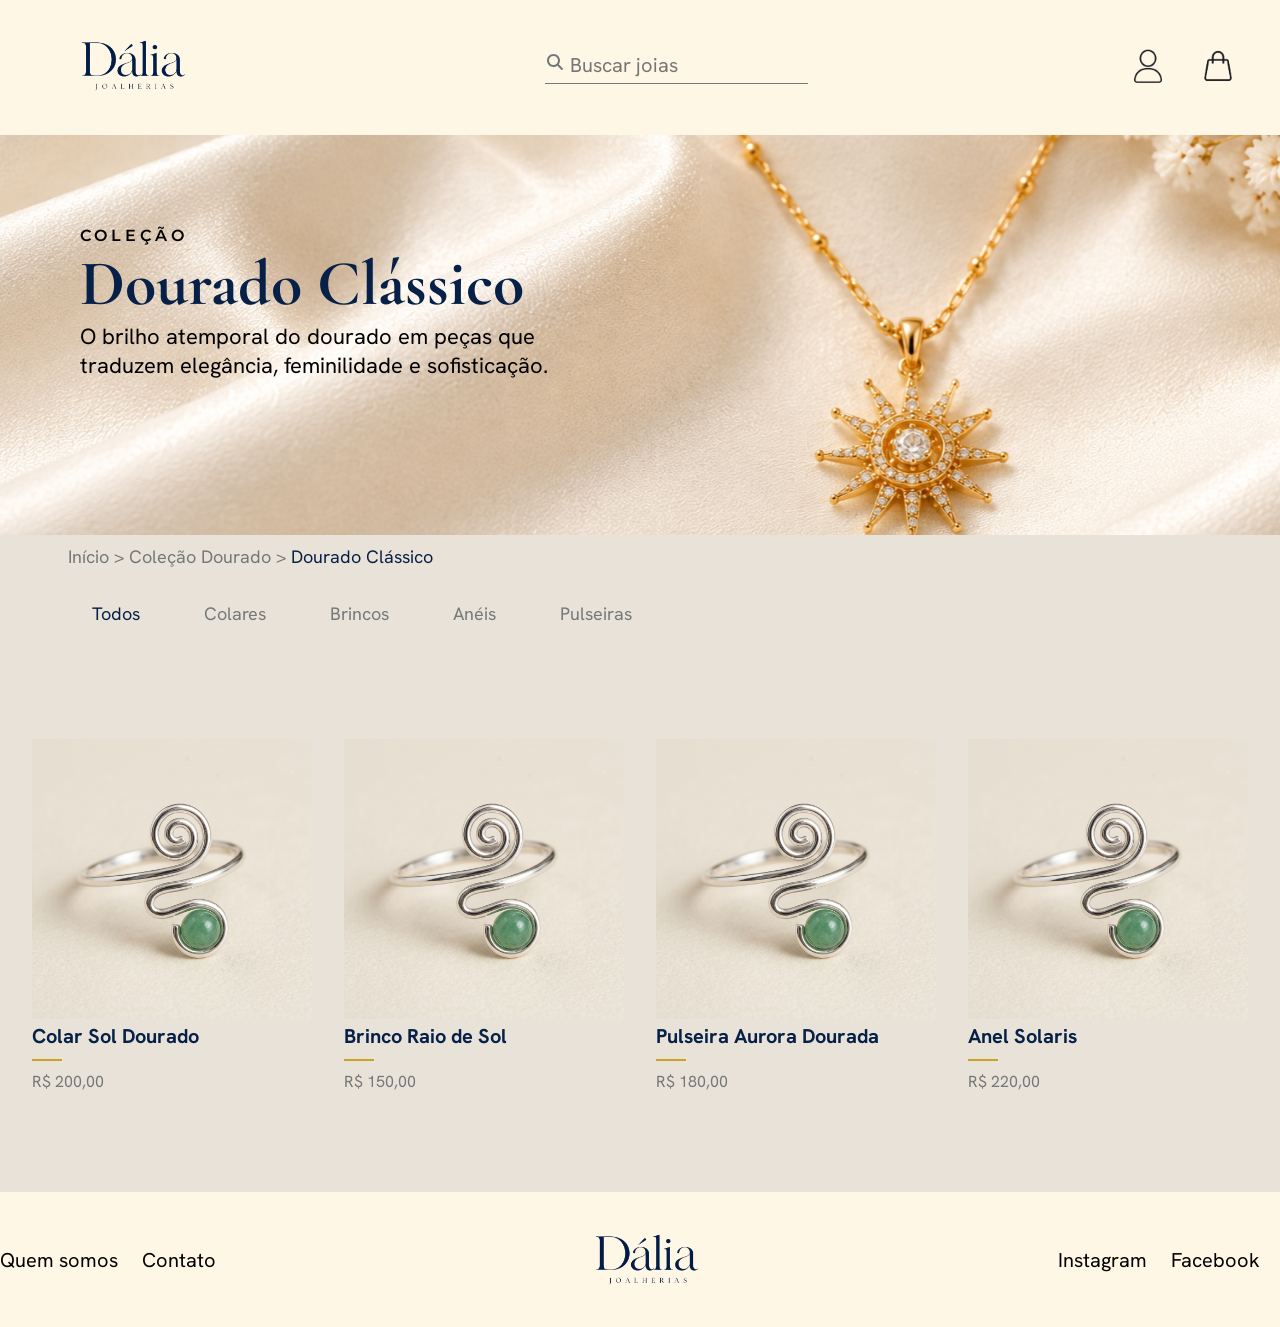
<file: coleção dourado/index.html>
<!DOCTYPE html>
<html lang="pt-br">

<head>
    <meta charset="UTF-8">
    <meta name="viewport" content="width=device-width, initial-scale=1.0">
    <title>DALIA |COLEÇÃO DOURADO</title>
    <link rel="stylesheet" href="style.css">
    <link rel="preconnect" href="https://fonts.googleapis.com">
    <link rel="preconnect" href="https://fonts.gstatic.com" crossorigin>
    <link
        href="https://fonts.googleapis.com/css2?family=Hanken+Grotesk:ital,wght@0,100..900;1,100..900&family=Judson:ital,wght@0,400;0,700;1,400&family=Montserrat:ital,wght@0,100..900;1,100..900&display=swap"
        rel="stylesheet">
    <link href="https://fonts.googleapis.com/css2?family=Cormorant+Garamond:wght@400;500;600&display=swap"
        rel="stylesheet">
</head>

<body>
    <header>
        <div class="header_container">

            <div class="img">
                <img src="./imagens/logo_dalia.png" alt="logo dalia" class="logo">
            </div>


            <div class="box_busca">
                <svg xmlns="http://www.w3.org/2000/svg"
                    viewBox="0 0 640 640"><!--!Font Awesome Free 7.3.1 by @fontawesome - https://fontawesome.com License - https://fontawesome.com/license/free Copyright 2026 Fonticons, Inc.-->
                    <path
                        d="M480 272C480 317.9 465.1 360.3 440 394.7L566.6 521.4C579.1 533.9 579.1 554.2 566.6 566.7C554.1 579.2 533.8 579.2 521.3 566.7L394.7 440C360.3 465.1 317.9 480 272 480C157.1 480 64 386.9 64 272C64 157.1 157.1 64 272 64C386.9 64 480 157.1 480 272zM272 416C351.5 416 416 351.5 416 272C416 192.5 351.5 128 272 128C192.5 128 128 192.5 128 272C128 351.5 192.5 416 272 416z" />
                </svg>
                <input type="text" placeholder="Buscar joias">
            </div>



            <nav class="header_txt2">
                <button><img src="./icones/perfil.png" alt="usuario"></button>
                <button><img src="./icones/sacola.png" alt="sacola"></button>
            </nav>

        </div>
    </header>

    <div class="banner">
        <img src="./imagens/colar-dourado.svg" alt="COLEÇÃO DOURADO CLÁSSICO">
        <div class="container_banner">
            <div class="txt_banner">
                <span>coleção</span>
                <h1>Dourado Clássico</h1>
                <p>O brilho atemporal do dourado em peças que traduzem elegância, feminilidade e sofisticação.</p>
            </div>
        </div>
    </div>




    <!----------------produtos------------------- -->


    <main>

        <div class="sessoes">

            <nav class="voltar_sessao">
                <a href="../home/index.html">Início > </a>
                <a href="#">Coleção Dourado > </a>
                <a href="#" class="link_atual">Dourado Clássico</a>
            </nav>

        </div>



        <nav class="abas">
            <a href="" class="atual">Todos</a>
            <a href="">Colares</a>
            <a href="">Brincos</a>
            <a href="">Anéis</a>
            <a href="">Pulseiras</a>
        </nav>




        <section class="produtos">

            <article class="produto">
                <img src="./imagens/anel.jpg" alt="">
                <h3>Colar Sol Dourado</h3>
                <hr>
                <p>R$ 200,00</p>
            </article>

            <article class="produto">
                <img src="./imagens/anel.jpg" alt="">
                <h3>Brinco Raio de Sol</h3>
                <hr>
                <p>R$ 150,00</p>
            </article>

            <article class="produto">
                <img src="./imagens/anel.jpg" alt="">
                <h3>Pulseira Aurora Dourada</h3>
                <hr>
                <p>R$ 180,00</p>
            </article>

            <article class="produto">
                <img src="./imagens/anel.jpg" alt="">
                <h3>Anel Solaris </h3>
                <hr>
                <p>R$ 220,00</p>
            </article>


        </section>
    </main>






    <footer>

        <div class="footer_container">


            <nav class="footer_nav">
                <a href="">Quem somos</a>
                <a href="">Contato</a>
            </nav>


            <img src="./imagens/logo_dalia.png" alt="logo" class="logo">

            <nav class="footer_nav">
                <a href="">Instagram</a>
                <a href="">Facebook</a>

            </nav>


        </div>





    </footer>



</body>

</html>
</file>
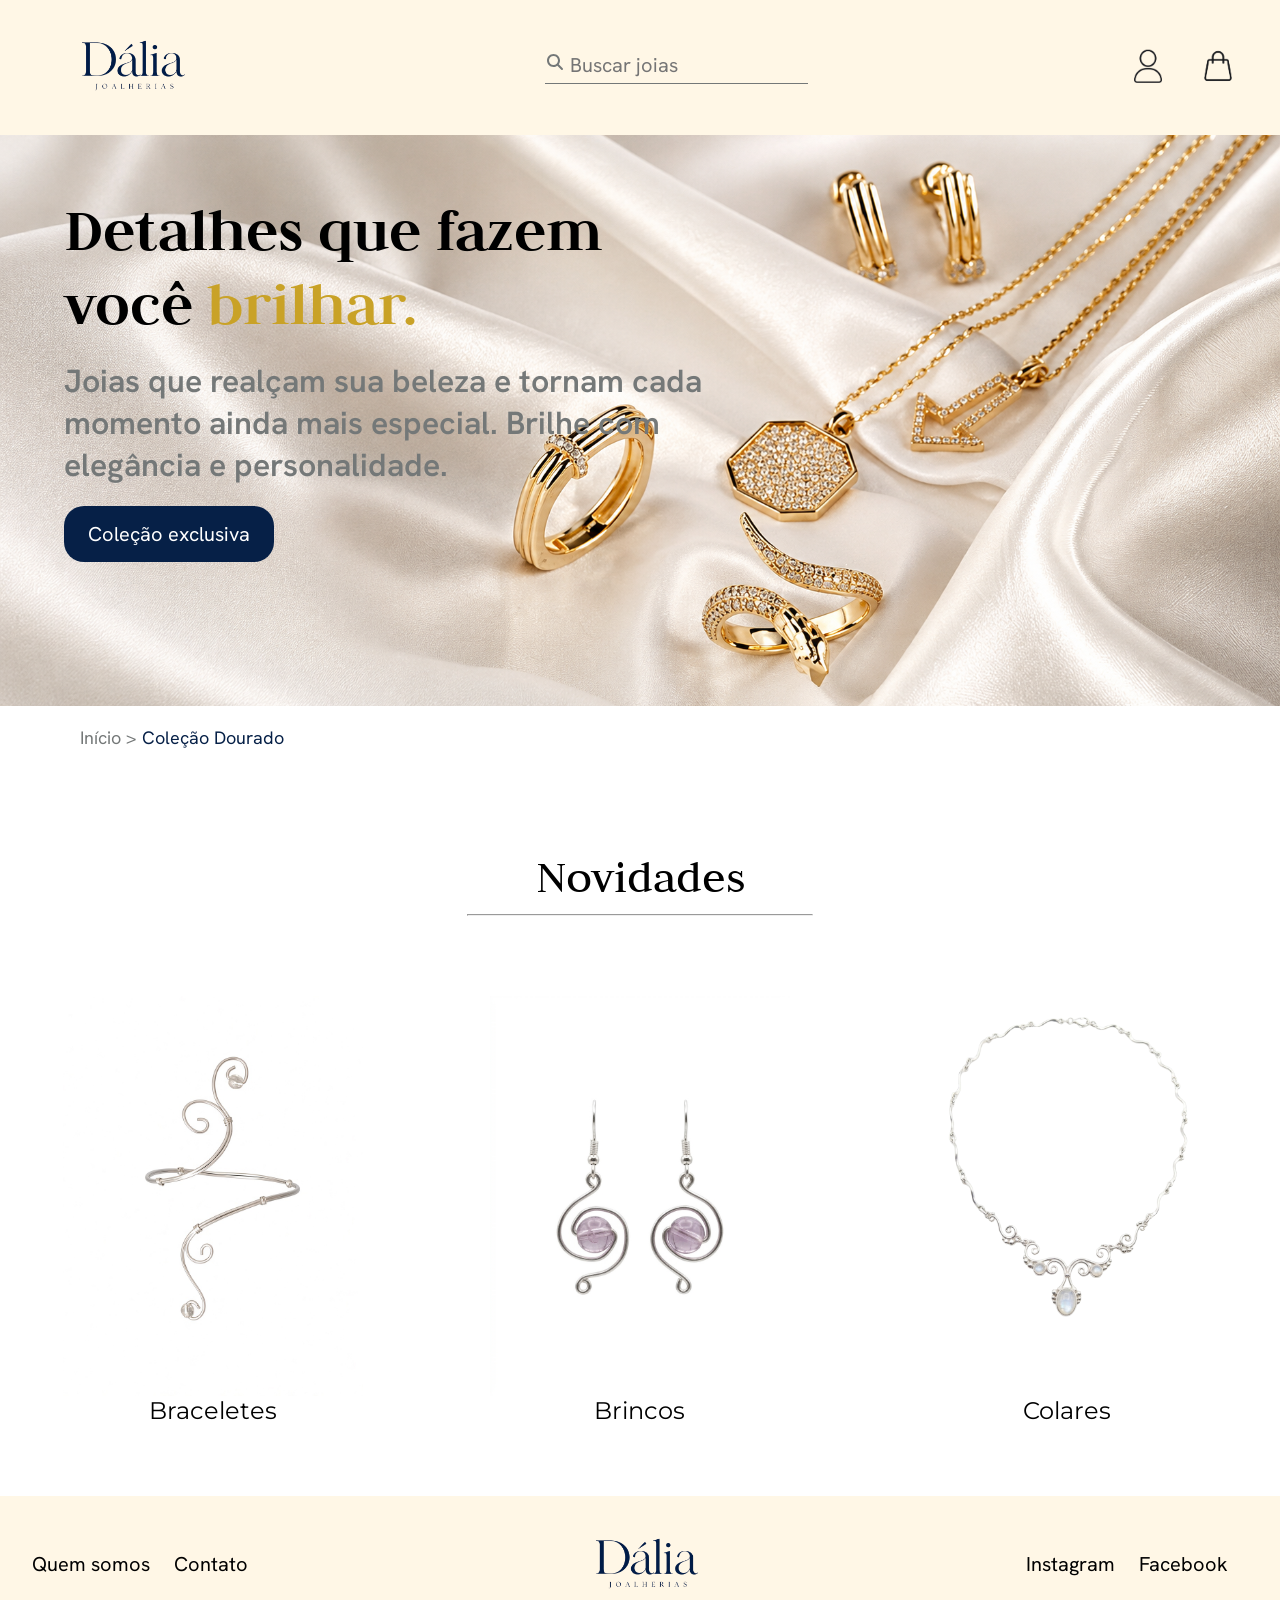
<file: home/index.html>
<!DOCTYPE html>
<html lang="pt-br">

<head>
    <meta name="viewport" content="width=device-width, initial-scale=1.0">
    <meta charset="UTF-8">
    <title>DÁLIA|HOME</title>
    <link rel="stylesheet" href="style.css">

    <!-- ---------------------fontes-------------- -->
    <link rel="preconnect" href="https://fonts.googleapis.com">
    <link rel="preconnect" href="https://fonts.gstatic.com" crossorigin>
    <link
        href="https://fonts.googleapis.com/css2?family=Hanken+Grotesk:ital,wght@0,100..900;1,100..900&family=Judson:ital,wght@0,400;0,700;1,400&family=Montserrat:ital,wght@0,100..900;1,100..900&display=swap"
        rel="stylesheet">
</head>

<body>

     <header>
        <div class="header_container">

            <div class="img">
                <img src="./imagens/logo_dalia.png" alt="logo dalia" class="logo">
            </div>


            <div class="box_busca">
                <svg xmlns="http://www.w3.org/2000/svg"
                    viewBox="0 0 640 640"><!--!Font Awesome Free 7.3.1 by @fontawesome - https://fontawesome.com License - https://fontawesome.com/license/free Copyright 2026 Fonticons, Inc.-->
                    <path
                        d="M480 272C480 317.9 465.1 360.3 440 394.7L566.6 521.4C579.1 533.9 579.1 554.2 566.6 566.7C554.1 579.2 533.8 579.2 521.3 566.7L394.7 440C360.3 465.1 317.9 480 272 480C157.1 480 64 386.9 64 272C64 157.1 157.1 64 272 64C386.9 64 480 157.1 480 272zM272 416C351.5 416 416 351.5 416 272C416 192.5 351.5 128 272 128C192.5 128 128 192.5 128 272C128 351.5 192.5 416 272 416z" />
                </svg>
                <input type="text" placeholder="Buscar joias">
            </div>



            <nav class="header_txt2">
                <button><img src="./icones/perfil.png" alt="usuario"></button>
                <button><img src="./icones/sacola.png" alt="sacola"></button>
            </nav>

        </div>
    </header>


    <main>

        <section class="banner">

            <img src="./imagens/banner.svg" alt="Joias douradas da Dália em destaque">


            <div class="texto_banner">

                <h1>Detalhes que fazem você <span class="destaque">brilhar.</span></h1>

                <p>Joias que realçam sua beleza e tornam cada momento ainda mais especial. Brilhe com
                    elegância e personalidade.</p>

                <a href="../coleção dourado/index.html" class="botao_colecao">Coleção exclusiva</a>
            </div>
        </section>


        <div class="sessoes">
            <nav class="voltar_sessao">
                <a href="index.html">Início ></a>
                <a href="../coleção dourado/index.html" class="link_atual">Coleção Dourado</a>
            </nav>
        </div>


        <section class="novidades">

            <div class="container_txtnovidades">
                <h2>Novidades</h2>
                <hr>
            </div>

            <!-- ------------------produtos----------------------- -->


            <div class="container_produtos">


                <div class="produtos">
                    <a href="#"><img src="./imagens/bracelete.jpg" alt="bracelete"></a>
                    <span>Braceletes</span>
                </div>


                <div class="produtos">
                    <a href="#"><img src="./imagens/brinco.jpg" alt="brinco"></a>
                    <span>Brincos</span>
                </div>



                <div class="produtos">
                    <a href="#"><img src="./imagens/colar3.png" alt="colar"></a>
                    <span>Colares</span>
                </div>


            </div>

        </section>

    </main>


    <!-- ------------------------footer------------------ -->



    <footer>

        <div class="footer_container">


            <nav class="footer_nav">
                <a href="#">Quem somos</a>
                <a href="#">Contato</a>
            </nav>


            <img src="./imagens/logo_dalia.png" alt="logo" class="logo">


            <nav class="footer_nav">
                <a href="#">Instagram</a>
                <a href="#">Facebook</a>

            </nav>


        </div>

    </footer>

</body>

</html>
</file>
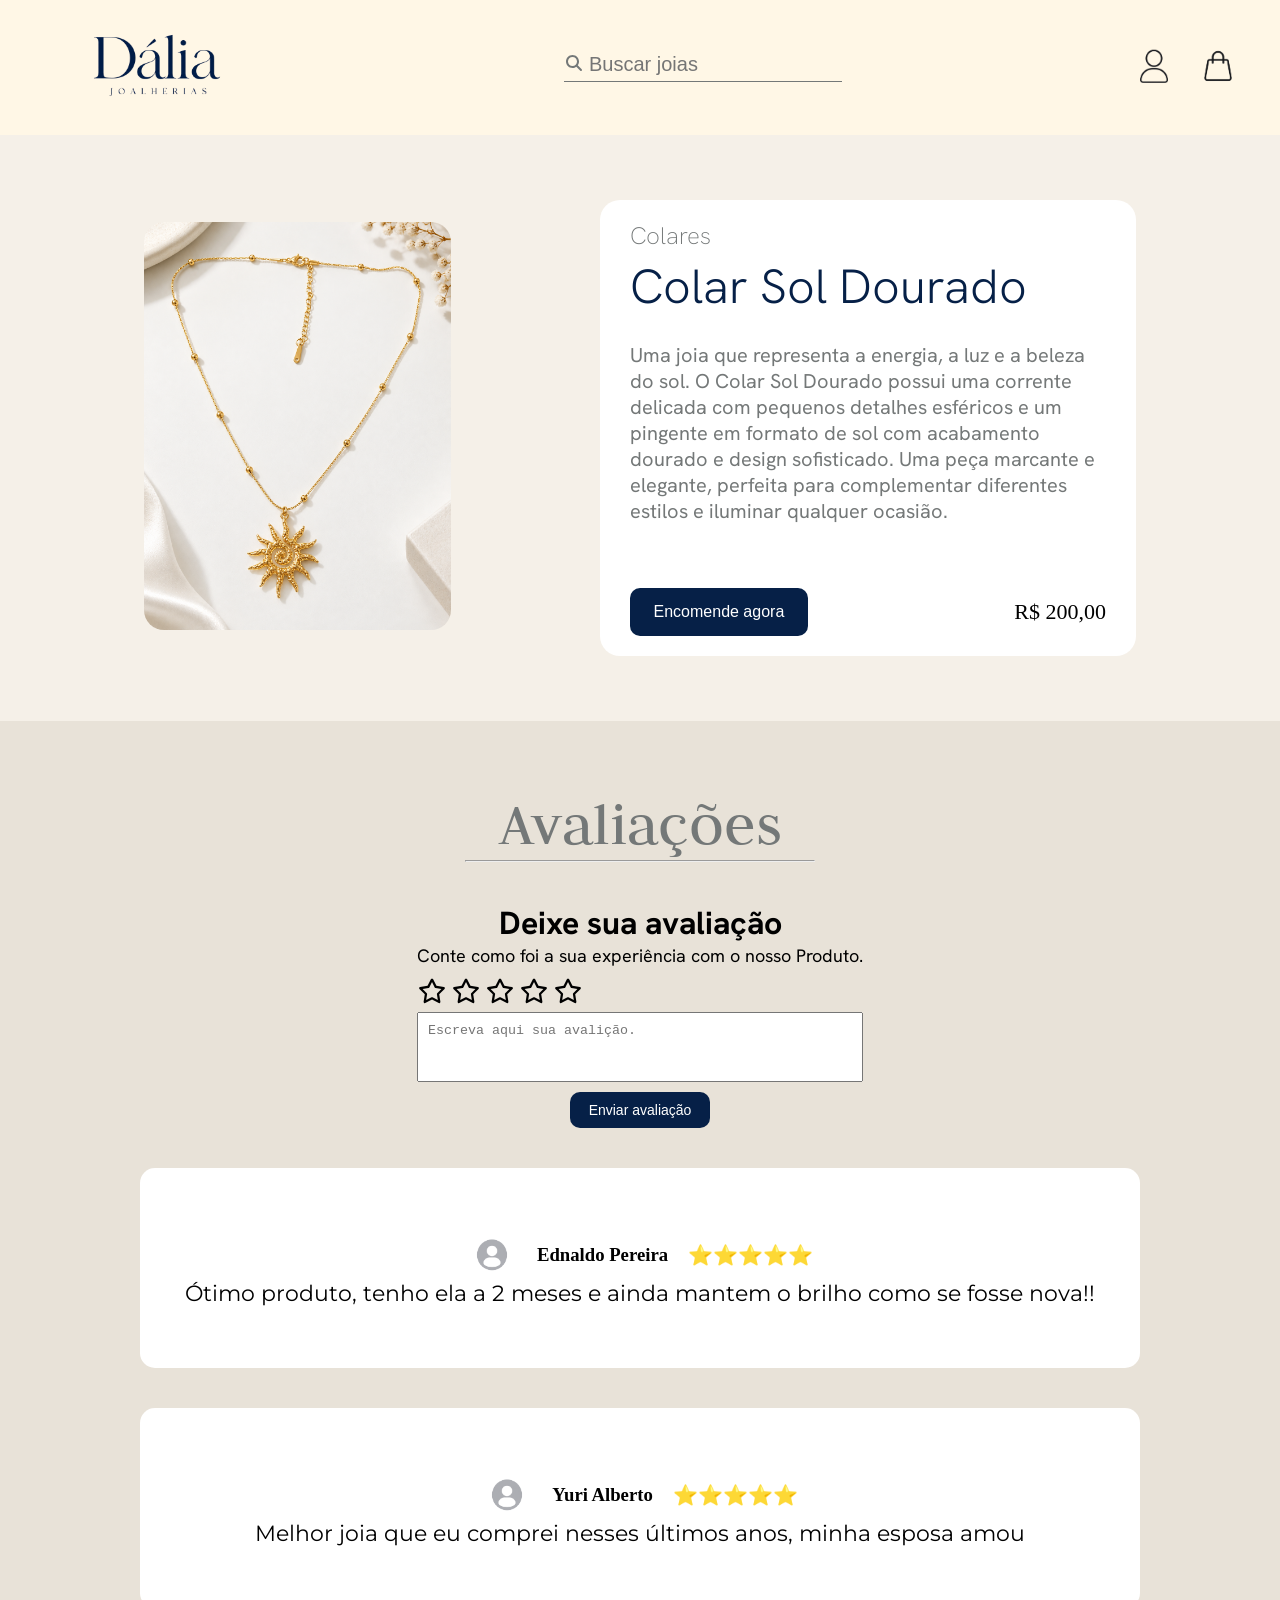
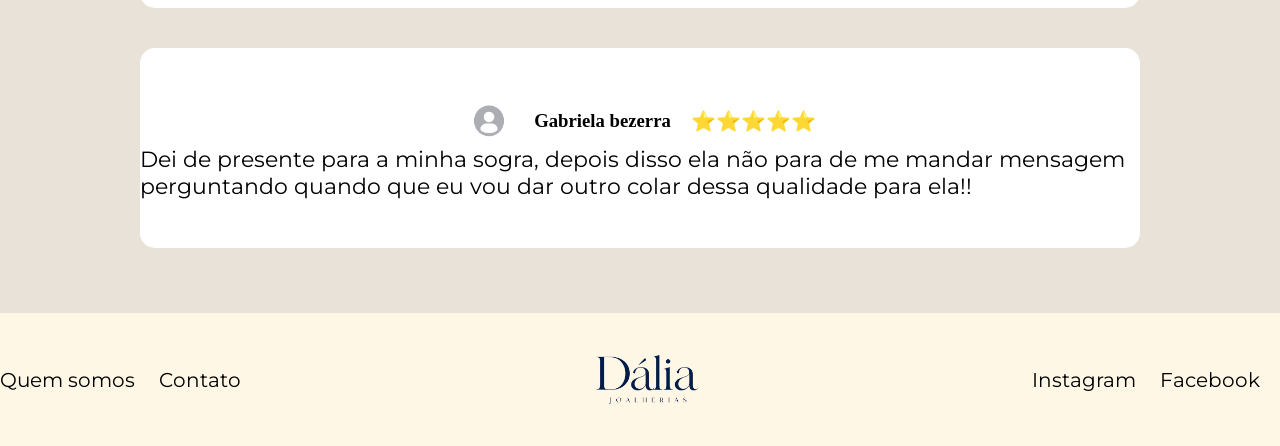
<file: produtos/index.html>
<!DOCTYPE html>
<html lang="pt-br">

<head>
    <meta charset="UTF-8">
    <meta name="viewport" content="width=device-width, initial-scale=1.0">
    <title>DÁLIA| PRODUTO </title>
    <link rel="stylesheet" href="style.css">
    <link rel="preconnect" href="https://fonts.googleapis.com">
    <link rel="preconnect" href="https://fonts.gstatic.com" crossorigin>
    <link
        href="https://fonts.googleapis.com/css2?family=Hanken+Grotesk:ital,wght@0,100..900;1,100..900&family=Judson:ital,wght@0,400;0,700;1,400&family=Montserrat:ital,wght@0,100..900;1,100..900&display=swap"
        rel="stylesheet">
</head>

<body>



    <header>

        <div class="header_container">

            <div class="img">
                <img src="./imagens/logo_dalia.png" alt="logo dalia" class="logo">
            </div>


            <div class="box_busca">
                <svg xmlns="http://www.w3.org/2000/svg"
                    viewBox="0 0 640 640"><!--!Font Awesome Free 7.3.1 by @fontawesome - https://fontawesome.com License - https://fontawesome.com/license/free Copyright 2026 Fonticons, Inc.-->
                    <path
                        d="M480 272C480 317.9 465.1 360.3 440 394.7L566.6 521.4C579.1 533.9 579.1 554.2 566.6 566.7C554.1 579.2 533.8 579.2 521.3 566.7L394.7 440C360.3 465.1 317.9 480 272 480C157.1 480 64 386.9 64 272C64 157.1 157.1 64 272 64C386.9 64 480 157.1 480 272zM272 416C351.5 416 416 351.5 416 272C416 192.5 351.5 128 272 128C192.5 128 128 192.5 128 272C128 351.5 192.5 416 272 416z" />
                </svg>
                <input type="text" placeholder="Buscar joias">
            </div>



            <nav class="header_txt2">
                <button><img src="./icones/perfil.png" alt="usuario"></button>
                <button><img src="./icones/sacola.png" alt="sacola"></button>
            </nav>

        </div>

    </header>

    <main>

        <section class="secao_produto">

            <div class="container_produto header_container">

                <div class="produto_imagem">
                    <img src="./imagens/colar.png" alt="produtos">
                </div>




                <div class="txt_produtos">

                    <span class="categorias">Colares</span>
                    <h1>Colar Sol Dourado</h1>

                    <p>Uma joia que representa a energia, a luz e a beleza do sol. O Colar Sol Dourado possui uma
                        corrente delicada com pequenos detalhes esféricos e um pingente em formato de sol com acabamento
                        dourado e design sofisticado. Uma peça marcante e elegante, perfeita para complementar
                        diferentes estilos e iluminar qualquer ocasião.</p>


                    <div class="encomendas">
                        <button>Encomende agora</button>
                        <span>R$ 200,00</span>
                    </div>


                </div>
            </div>

        </section>


        <section class="avaliacoes">

            <div class="avaliacao">

                <div class="container_avaliacoes">

                    <h2>Avaliações</h2>
                    <hr>

                </div>

                <!-- ------------------------AVALIAR----------------- -->

                <div class="avaliar">

                    <div class="container_avaliar">

                        <h3>Deixe sua avaliação</h3>
                        <p>Conte como foi a sua experiência com o nosso Produto.</p>

                        <div class="avaliar_estrelas">
                            <button>
                                <svg xmlns="http://www.w3.org/2000/svg"
                                    viewBox="0 0 640 640"><!--!Font Awesome Free v7.3.1 by @fontawesome - https://fontawesome.com License - https://fontawesome.com/license/free Copyright 2026 Fonticons, Inc.-->
                                    <path
                                        d="M320.1 32C329.1 32 337.4 37.1 341.5 45.1L415 189.3L574.9 214.7C583.8 216.1 591.2 222.4 594 231C596.8 239.6 594.5 249 588.2 255.4L473.7 369.9L499 529.8C500.4 538.7 496.7 547.7 489.4 553C482.1 558.3 472.4 559.1 464.4 555L320.1 481.6L175.8 555C167.8 559.1 158.1 558.3 150.8 553C143.5 547.7 139.8 538.8 141.2 529.8L166.4 369.9L52 255.4C45.6 249 43.4 239.6 46.2 231C49 222.4 56.3 216.1 65.3 214.7L225.2 189.3L298.8 45.1C302.9 37.1 311.2 32 320.2 32zM320.1 108.8L262.3 222C258.8 228.8 252.3 233.6 244.7 234.8L119.2 254.8L209 344.7C214.4 350.1 216.9 357.8 215.7 365.4L195.9 490.9L309.2 433.3C316 429.8 324.1 429.8 331 433.3L444.3 490.9L424.5 365.4C423.3 357.8 425.8 350.1 431.2 344.7L521 254.8L395.5 234.8C387.9 233.6 381.4 228.8 377.9 222L320.1 108.8z" />
                                </svg></button>
                            <button>
                                <svg xmlns="http://www.w3.org/2000/svg"
                                    viewBox="0 0 640 640"><!--!Font Awesome Free v7.3.1 by @fontawesome - https://fontawesome.com License - https://fontawesome.com/license/free Copyright 2026 Fonticons, Inc.-->
                                    <path
                                        d="M320.1 32C329.1 32 337.4 37.1 341.5 45.1L415 189.3L574.9 214.7C583.8 216.1 591.2 222.4 594 231C596.8 239.6 594.5 249 588.2 255.4L473.7 369.9L499 529.8C500.4 538.7 496.7 547.7 489.4 553C482.1 558.3 472.4 559.1 464.4 555L320.1 481.6L175.8 555C167.8 559.1 158.1 558.3 150.8 553C143.5 547.7 139.8 538.8 141.2 529.8L166.4 369.9L52 255.4C45.6 249 43.4 239.6 46.2 231C49 222.4 56.3 216.1 65.3 214.7L225.2 189.3L298.8 45.1C302.9 37.1 311.2 32 320.2 32zM320.1 108.8L262.3 222C258.8 228.8 252.3 233.6 244.7 234.8L119.2 254.8L209 344.7C214.4 350.1 216.9 357.8 215.7 365.4L195.9 490.9L309.2 433.3C316 429.8 324.1 429.8 331 433.3L444.3 490.9L424.5 365.4C423.3 357.8 425.8 350.1 431.2 344.7L521 254.8L395.5 234.8C387.9 233.6 381.4 228.8 377.9 222L320.1 108.8z" />
                                </svg></button>
                            <button>
                                <svg xmlns="http://www.w3.org/2000/svg"
                                    viewBox="0 0 640 640"><!--!Font Awesome Free v7.3.1 by @fontawesome - https://fontawesome.com License - https://fontawesome.com/license/free Copyright 2026 Fonticons, Inc.-->
                                    <path
                                        d="M320.1 32C329.1 32 337.4 37.1 341.5 45.1L415 189.3L574.9 214.7C583.8 216.1 591.2 222.4 594 231C596.8 239.6 594.5 249 588.2 255.4L473.7 369.9L499 529.8C500.4 538.7 496.7 547.7 489.4 553C482.1 558.3 472.4 559.1 464.4 555L320.1 481.6L175.8 555C167.8 559.1 158.1 558.3 150.8 553C143.5 547.7 139.8 538.8 141.2 529.8L166.4 369.9L52 255.4C45.6 249 43.4 239.6 46.2 231C49 222.4 56.3 216.1 65.3 214.7L225.2 189.3L298.8 45.1C302.9 37.1 311.2 32 320.2 32zM320.1 108.8L262.3 222C258.8 228.8 252.3 233.6 244.7 234.8L119.2 254.8L209 344.7C214.4 350.1 216.9 357.8 215.7 365.4L195.9 490.9L309.2 433.3C316 429.8 324.1 429.8 331 433.3L444.3 490.9L424.5 365.4C423.3 357.8 425.8 350.1 431.2 344.7L521 254.8L395.5 234.8C387.9 233.6 381.4 228.8 377.9 222L320.1 108.8z" />
                                </svg></button>
                            <button>
                                <svg xmlns="http://www.w3.org/2000/svg"
                                    viewBox="0 0 640 640"><!--!Font Awesome Free v7.3.1 by @fontawesome - https://fontawesome.com License - https://fontawesome.com/license/free Copyright 2026 Fonticons, Inc.-->
                                    <path
                                        d="M320.1 32C329.1 32 337.4 37.1 341.5 45.1L415 189.3L574.9 214.7C583.8 216.1 591.2 222.4 594 231C596.8 239.6 594.5 249 588.2 255.4L473.7 369.9L499 529.8C500.4 538.7 496.7 547.7 489.4 553C482.1 558.3 472.4 559.1 464.4 555L320.1 481.6L175.8 555C167.8 559.1 158.1 558.3 150.8 553C143.5 547.7 139.8 538.8 141.2 529.8L166.4 369.9L52 255.4C45.6 249 43.4 239.6 46.2 231C49 222.4 56.3 216.1 65.3 214.7L225.2 189.3L298.8 45.1C302.9 37.1 311.2 32 320.2 32zM320.1 108.8L262.3 222C258.8 228.8 252.3 233.6 244.7 234.8L119.2 254.8L209 344.7C214.4 350.1 216.9 357.8 215.7 365.4L195.9 490.9L309.2 433.3C316 429.8 324.1 429.8 331 433.3L444.3 490.9L424.5 365.4C423.3 357.8 425.8 350.1 431.2 344.7L521 254.8L395.5 234.8C387.9 233.6 381.4 228.8 377.9 222L320.1 108.8z" />
                                </svg></button>
                            <button>
                                <svg xmlns="http://www.w3.org/2000/svg"
                                    viewBox="0 0 640 640"><!--!Font Awesome Free v7.3.1 by @fontawesome - https://fontawesome.com License - https://fontawesome.com/license/free Copyright 2026 Fonticons, Inc.-->
                                    <path
                                        d="M320.1 32C329.1 32 337.4 37.1 341.5 45.1L415 189.3L574.9 214.7C583.8 216.1 591.2 222.4 594 231C596.8 239.6 594.5 249 588.2 255.4L473.7 369.9L499 529.8C500.4 538.7 496.7 547.7 489.4 553C482.1 558.3 472.4 559.1 464.4 555L320.1 481.6L175.8 555C167.8 559.1 158.1 558.3 150.8 553C143.5 547.7 139.8 538.8 141.2 529.8L166.4 369.9L52 255.4C45.6 249 43.4 239.6 46.2 231C49 222.4 56.3 216.1 65.3 214.7L225.2 189.3L298.8 45.1C302.9 37.1 311.2 32 320.2 32zM320.1 108.8L262.3 222C258.8 228.8 252.3 233.6 244.7 234.8L119.2 254.8L209 344.7C214.4 350.1 216.9 357.8 215.7 365.4L195.9 490.9L309.2 433.3C316 429.8 324.1 429.8 331 433.3L444.3 490.9L424.5 365.4C423.3 357.8 425.8 350.1 431.2 344.7L521 254.8L395.5 234.8C387.9 233.6 381.4 228.8 377.9 222L320.1 108.8z" />
                                </svg></button>
                        </div>

                        <textarea placeholder="Escreva aqui sua avalição."></textarea>
                        <button class="enviar_ava">Enviar avaliação</button>
                    </div>


                </div>






                <!-- -------------------avaliacoes usuarios----------------- -->

                <div class="usuario">


                    <div class="nome_usuario">
                        <img src="./icones/icone.png" alt="icone">
                        <h3>Ednaldo Pereira</h3>
                        <span>⭐⭐⭐⭐⭐</span>
                    </div>


                    <span>Ótimo produto, tenho ela a 2 meses e ainda mantem o brilho como se fosse nova!!</span>

                </div>

                <div class="usuario">


                    <div class="nome_usuario">
                        <img src="./icones/icone.png" alt="icone">
                        <h3>Yuri Alberto</h3>
                        <span>⭐⭐⭐⭐⭐</span>
                    </div>


                    <span>Melhor joia que eu comprei nesses últimos anos, minha esposa amou</span>

                </div>

                <div class="usuario">


                    <div class="nome_usuario">
                        <img src="./icones/icone.png" alt="icone">
                        <h3>Gabriela bezerra</h3>
                        <span>⭐⭐⭐⭐⭐</span>
                    </div>


                    <span>Dei de presente para a minha sogra, depois disso ela não para de me mandar mensagem
                        perguntando quando que eu vou dar outro colar dessa qualidade para ela!!</span>

                </div>


        </section>
        
    </main>


        <footer>

            <div class="footer_container">


                <nav class="footer_nav">
                    <a href="">Quem somos</a>
                    <a href="">Contato</a>
                </nav>


                <img src="./imagens/logo_dalia.png" alt="logo" class="logo" >

                <nav class="footer_nav">
                    <a href="">Instagram</a>
                    <a href="">Facebook</a>

                </nav>


            </div>





        </footer>









</body>

</html>
</file>
<file: coleção dourado/style.css>
* {
    padding: 0;
    margin: 0;
    box-sizing: border-box;
}

:root {
    --fontemontserrat: "Montserrat", sans-serif;
    --fontejudson: "Judson", serif;
    --fontehanken: "Hanken Grotesk", sans-serif;
    --fontecormorant: "Cormorant Garamond", serif;
    --cinza: #747878;
    --azul: #062047;
    --dourado: #c9a227;
}

body {
    background-color: #E8E2D8;
}


header {
    height: 135px;
    width: 100%;
    display: flex;
    justify-content: center;
    background-color: #FFF7E6;
}

.header_container {
    max-width: 1300px;
    width: 95%;
    display: flex;
    justify-content: space-between;
    align-items: center;
}


.logo {
    width: auto;
    height: 135px;
}



.box_busca {
    position: relative;
}


.box_busca svg {
    width: 20px;
    position: absolute;
    fill: #747878;
    /* funciona como um color, porem dando o preenchimento para imagens svg */
}


.box_busca input {
    padding-left: 25px;
    padding-bottom: 5px;
    background-color: transparent;
    border: none;
    border-bottom: solid 1px #747878;
    font-size: 20px;
    font-family: var(--fontehanken);
}

.box_busca input:focus {
    outline: none;
    /* tira o contorno que o navegador coloca no input */
}


.header_txt2 {
    display: flex;
    gap: 10px;
}



.header_txt2 img {
    width: 60px;
    height: auto;
}

.header_txt2 button {
    background: none;
    border: none;
    cursor: pointer;
    padding: 0;
    font: inherit;
}



/* -----------------banner------------- */


.banner {
    position: relative;
    overflow: hidden;
    min-height: 400px;
    display: flex;
    align-items: center;
}

.banner img {
    position: absolute;
    inset: 0;
    /* top, right, bottom e left = 0 */
    width: 100%;
    height: 100%;
    object-fit: cover;
    /* preenche sem distorcer */
}

.txt_banner {
    flex-direction: column;
    display: flex;
    height: auto;
    position: relative;
    max-width: 550px;
    margin-left: 80px;
    margin-bottom: 80px;
}

.txt_banner span {
    font-family: var(--fontemontserrat);
    text-transform: uppercase;
    letter-spacing: 4px;
    margin-top: 15px;
    font-weight: 600;
}

.txt_banner h1 {
    font-family: var(--fontecormorant);
    font-size: 64px;
    color: var(--azul);

}

.txt_banner p {
    font-size: 22px;
    font-family: var(--fontehanken);
}

/* ------------------------sessoes de navegacao--------------- */




.sessoes {
    max-width: 500px;
    width: 100%;
    display: flex;
    justify-content: space-around;
    margin-top: 10px;
    /* background-color: #062047; */

}


.sessoes a {
    text-decoration: none;
    color: black;
    font-size: 18px;
    color: var(--cinza);
    font-family: var(--fontehanken);
}

.sessoes a.link_atual {
    color: var(--azul);

}

/* ---------------------produtos------------------- */

.abas {
    display: flex;
    gap: 40px;
    font-family: var(--fontehanken);
    margin-top: 20px;
    margin-left: 80px;
}

.abas a {
    text-decoration: none;
    color: var(--cinza);
    padding: 14px 12px;
    font-size: 18px;
}

.abas a.atual {
    color: var(--azul);
}

/* -------------------------produtos----------------------- */

.produtos {
    display: flex;
    flex-wrap: wrap;
    justify-content: space-between;
    max-width: 1300px;
    width: 95%;
    margin: 100px auto;
}

.produto {
    width: 280px;
}

.produto img {
    width: 100%;
}

.produto h3{
    font-family: var(--fontehanken);
    font-size: 20px;
    color: var(--azul);
}


.produto hr{
    border: none;
    margin: 10px 0;
    width: 30px;
    height: 2px;
    background-color: var(--dourado);
}

.produto p{
    font-family: var(--fontehanken);
    color: var(--cinza);
}

/* ---------------footer------------------ */



footer {
    background-color: #FFF7E6;
    display: flex;
    justify-content: center;
    font-family: var(--fontehanken);
}


.footer_container {
    display: flex;
    justify-content: space-between;
    align-items: center;
    max-width: 1300px;
    width: 100%;
    /* background-color: grey; */
}



.footer_nav a {
    font-size: 20px;
    text-decoration: none;
    color: black;
    padding: 0 20px 0 0;
}


@media (max-width: 768px) {

    :root {
        --espaco-lateral: 20px;
    }

    .logo {
        height: 80px;
    }

    .header_txt2 img {
        width: 40px;
    }

    .txt_banner h1 {
        font-size: 40px;
    }

    .produtos {
        gap: 20px;
    }

    .produto {
        width: 45%;
    }

    .footer_container {
        flex-direction: column;
    }
}
</file>
<file: home/style.css>
* {
    padding: 0;
    margin: 0;
    box-sizing: border-box;
}

:root {
    --fonteterciaria: "Montserrat", sans-serif;
    --fontejudson: "Judson", sans-serif;
    --fontehanken: "Hanken Grotesk", sans-serif;

    --cinza: #747878;
    --azul: #062047;
    --dourado: #c9a227;
    --creme: #FFF7E6;
}





header {
    height: 135px;
    width: 100%;
    display: flex;
    justify-content: center;
    background-color: #FFF7E6;
}

.header_container {
    max-width: 1300px;
    width: 95%;
    display: flex;
    justify-content: space-between;
    align-items: center;
}


.logo {
    width: auto;
    height: 135px;
}



.box_busca {
    position: relative;
}


.box_busca svg {
    width: 20px;
    position: absolute;
    fill: #747878;
    /* funciona como um color, porem dando o preenchimento para imagens svg */
}


.box_busca input {
    padding-left: 25px;
    padding-bottom: 5px;
    background-color: transparent;
    border: none;
    border-bottom: solid 1px #747878;
    font-size: 20px;
    font-family: var(--fontehanken);
}

.box_busca input:focus {
    outline: none;
    /* tira o contorno que o navegador coloca no input */
}


.header_txt2 {
    display: flex;
    gap: 10px;
}



.header_txt2 img {
    width: 60px;
    height: auto;
}

.header_txt2 button {
    background: none;
    border: none;
    cursor: pointer;
    padding: 0;
    font: inherit;
}



/* ---------------------------BANNER----------------- */

.banner {
    position: relative;
    max-width: 100%;
    min-height: 500px;
    height: auto;
    display: flex;
    justify-content: center;
    margin: 0 auto;
    padding: 0;
}


.banner img {
    width: 100%;
    height: 100%;
    min-height: 500px;
    object-fit: cover;
}

/* o texto agora usa flex: um item embaixo do outro, com o espaco controlado pelo gap */
.texto_banner {
    position: absolute;
    top: 10%;
    left: 5%;
    width: 50%;
    display: flex;
    flex-direction: column;
    align-items: flex-start;
    gap: 20px;
}

.texto_banner h1 {
    font-size: 64px;
    font-family: var(--fontejudson);
}

.destaque {
    color: var(--dourado);
}

.texto_banner p {
    font-size: 32px;
    font-family: var(--fontehanken);
    font-weight: 600;
    color: var(--cinza);
}

.texto_banner .botao_colecao {
    text-decoration: none;
    text-align: center;
    padding: 15px 24px;
    background-color: var(--azul);
    color: white;
    border-radius: 20px;
    font-family: var(--fontehanken);
    font-size: 20px;
    cursor: pointer;
}

.texto_banner .botao_colecao:hover {
    opacity: 0.85;
}

/* -----------------------sessoes--------------- */

.sessoes {
    margin-top: 20px;
    margin-bottom: 100px;
    margin-left: 80px;
}

.voltar_sessao {
    display: flex;
    gap: 6px;
}

.sessoes a {
    text-decoration: none;
    font-size: 18px;
    color: var(--cinza);
    font-family: var(--fontehanken);
}

.sessoes a:hover {
    color: var(--azul);
}

.sessoes a.link_atual {
    color: var(--azul);
}

/* -----------------------novidades--------------- */

.novidades {
    min-height: 100px;
}

.container_txtnovidades {
    display: flex;
    flex-direction: column;
    align-items: center;
}

.container_txtnovidades h2 {
    font-size: 48px;
    font-family: var(--fontejudson);
    font-weight: 400;
}

.container_txtnovidades hr {
    width: 346px;
    margin-top: 10px;
}




/* -------------------produtos------------------ */

.container_produtos {
    display: flex;
    margin: 80px auto 0;
    justify-content: space-around;
    width: 100%;
    max-width: 1920px;
    min-height: 500px;
}


.produtos {
    display: flex;
    flex-direction: column;
    align-items: center;
}


.produtos img {
    display: block;
    width: 300px;
    max-width: 100%;
}

.produtos a:hover {
    opacity: 0.85;
}

.produtos span {
    font-size: 24px;
    font-family: var(--fonteterciaria);
}


/* ------------------footer------------------- */

footer {
    background-color: var(--creme);
    display: flex;
    justify-content: center;
    font-family: var(--fontehanken);
}


.footer_container {
    display: flex;
    justify-content: space-between;
    align-items: center;
    max-width: 1300px;
    width: 95%;
}



.footer_nav a {
    font-size: 20px;
    text-decoration: none;
    color: black;
    padding: 0 20px 0 0;
}







/* -----------------------MEDIAS---------------------  */

@media screen and (max-width: 768px) {

    .logo {
        height: 90px;
    }

    .box_busca input {
        max-width: 150px;
        width: 100%;
    }

    .header_container {
        width: 90%;
    }

    .header_txt2 {
        align-items: center;
    }

    .header_txt2 img {
        width: 40px;
    }


    /* -------------------banner---------------- */

    .texto_banner {
        gap: 15px;
    }

    .texto_banner h1 {
        font-size: 40px;
    }

    .texto_banner p {
        font-size: 22px;
    }

    .texto_banner .botao_colecao {
        font-size: 18px;
    }

    .banner img {
        width: 100%;
        height: auto;
        display: block;
        margin-bottom: 20px;
    }

    .sessoes {
        margin-left: 20px;
        margin-bottom: 40px;
    }


    /* ---------------------section novidades-------------------- */

    .container_produtos {
        flex-direction: column;
        align-items: center;
        text-align: center;
        gap: 30px;
    }

    .produtos a {
        max-width: 300px;
        min-width: 180px;
    }



    /* -----------------footer----------------- */

    .footer_container {
        max-width: 500px;
        width: 100%;
    }

    .footer_nav {
        display: flex;
        flex-direction: column;
        gap: 10px;
    }
}

/* ----------------media 500px correção de quebras------------- */


@media screen and (max-width: 500px) {

    .logo {
        height: 70px;
    }

    .box_busca input {
        max-width: 120px;
    }

    /* os icones ficam menores em vez de sumir */
    .header_txt2 img {
        width: 30px;
    }

    /* ----------------banner------------------ */
    .texto_banner {
        max-width: 500px;
        width: 70%;
    }


    .container_txtnovidades h2 {
        font-size: 36px;
    }

    .container_txtnovidades hr {
        width: 60%;
    }


    /* ---------------footer-------------- */

    .footer_container img {
        height: 60px;
    }

    .footer_container {
        justify-content: space-evenly;
        max-width: 400px;
        min-width: 300px;
    }

    .footer_nav a {
        font-size: 14px;
    }
}
</file>
<file: produtos/style.css>
* {
    padding: 0;
    margin: 0;
    box-sizing: border-box;
}

:root {
    --fonteterciaria: "Montserrat", sans-serif;
    --fontejudson: "Judson", sans-serif;
    --fontehanken: "Hanken Grotesk", sans-serif;
}


header {
    height: 135px;
    width: 100%;
    display: flex;
    justify-content: center;
    background-color: #FFF7E6;
    margin: 0 auto;
}

.header_container {
    max-width: 1300px;
    width: 95%;
    display: flex;
    justify-content: space-between;
    align-items: center;
}


.logo {
    width: 250px;
}




.box_busca {
    position: relative;
}


.box_busca svg {
    width: 20px;
    position: absolute;
    fill: #747878;
    /* funciona como um color, porem dando o preenchimento para imagens svg */
}


.box_busca input {
    padding-left: 25px;
    padding-bottom: 5px;
    background-color: transparent;
    border: none;
    border-bottom: solid 1px #747878;
    font-size: 20px;
}

.box_busca input:focus {
    outline: none;
    /* tira o contorno que o navegador coloca no input */
}


.header_txt2 img {
    width: 60px;
}


.header_txt2 button {
    background: none;
    border: none;
    outline: none;
    box-shadow: none;
    cursor: pointer;
    padding: 0;
}


/* ----------------produtos------------------*/

.secao_produto {
    margin: 0 auto;
    padding: 65px 20px;
    background-color: #F5F0E8;


}


.container_produto {
    display: flex;
    margin: 0 auto;
    width: 80%;
    margin: 0 auto;
    /* background-color: grey;  */
}


.produto_imagem {
    margin-right: 15%;
}


.produto_imagem img {
    max-width: 600px;
    width: 100%;
    border-radius: 20px;
}


.txt_produtos {
    display: flex;
    flex-direction: column;
    gap: 4px;
    max-width: 600px;
    width: 100%;
    padding: 20px 30px;
    background-color: white;
    border-radius: 20px;
}


.categorias {
    font-size: 24px;
    font-family: var(--fontehanken);
    font-weight: 200;
    color: #747878;
}

.txt_produtos h1 {
    font-size: 48px;
    font-family: var(--fontehanken);
    font-weight: 300;
    color: #062047;
    margin-bottom: 20px;
}

.txt_produtos p {
    font-size: 20px;
    font-family: var(--fontehanken);
    color: #747878;
}


.encomendas {
    display: flex;
    justify-content: space-between;
    margin-top: 60px;
    align-items: center;
}

.encomendas span {
    font-size: 22px;
    color: black;
}

.encomendas button {
    /* margin: 0 auto; */
    padding: 15px 24px;
    border-radius: 10px;
    background-color: #062047;
    color: white;
    border: none;
    cursor: pointer;
    font-size: 16px;
}




/* -------------------avaliaçoes-------------------- */
.avaliacoes {
    display: flex;
    justify-content: center;
    padding: 65px 0;
    flex-direction: column;
    align-items: center;
    background-color: #E8E2D8;

    .avaliacao {
        display: flex;
        flex-direction: column;
        align-items: center;
        gap: 40px;
    }

    .avaliar {
        max-width: 1000px;
        width: 100%;
        display: flex;
        justify-content: center;
    }

    .container_avaliar {
        display: flex;
        flex-direction: column;
        height: auto;
        font-family: var(--fontehanken);
    }


    .container_avaliar h3 {
        font-size: 32px;
        text-align: center;
    }

    .container_avaliar p {
        font-size: 18px;
        margin-bottom: 10px;
    }

    .avaliar_estrelas svg {
        width: 30px;
    }

    .avaliar_estrelas button {
        background: none;
        border: none;
        outline: none;
        box-shadow: none;
        cursor: pointer;
        padding: 0;
    }

    .container_avaliar textarea {
        width: 100%;
        height: 70px;
        box-sizing: border-box;
        padding: 10px;
        resize: none;
    }

    .enviar_ava {
        max-width: 140px;
        width: 100%;
        background-color: #062047;
        color: white;
        padding: 10px;
        border-radius: 10px;
        border: none;
        cursor: pointer;
        font-size: 14px;
        margin-top: 10px;
        margin: 10px auto 0;
    }


}

.container_avaliacoes h2 {
    display: flex;
    align-items: center;
    flex-direction: column;
    font-size: 64px;
    font-family: var(--fontejudson);
    font-weight: 300;
    color: #747878;
}

.container_avaliacoes hr {
    width: 350px;
}



/* --------------------avaliacoes usuarios---------------------- */


.usuario {
    display: flex;
    flex-direction: column;
    align-items: center;
    justify-content: center;
    background-color: white;
    border-radius: 15px;
    height: 200px;
    max-width: 1000px;
    width: 100%;
}


.usuario img {
    width: 50px;
}

.usuario span {
    display: flex;
    justify-content: start;
    font-size: 22px;
    font-family: var(--fonteterciaria);
}


.nome_usuario {
    display: flex;
    gap: 20px;
    align-items: center;
    /* justify-content: center; */
}

.nome_usuario span {
    font-size: 20px;
}


/* ------------------footer----------------- */


footer {
    background-color: #FFF7E6;
    display: flex;
    justify-content: center;
    font-family: var(--fonteterciaria)
}


.footer_container {
    display: flex;
    justify-content: space-between;
    align-items: center;
    max-width: 1300px;
    width: 100%;
    /* background-color: grey; */
}



.footer_container img {
    width: 200px;
}


.footer_nav a {
    font-size: 20px;
    text-decoration: none;
    color: black;
    padding: 0 20px 0 0;
}


/* ----------- RESPONSIVIDADE ----------- */



@media screen and (max-width: 1120px) {

    .header_container {
        width: 70%;
    }

    .logo {
        max-width: 250px;
        width: 75%;
    }

    .header_container input {
        width: 180px;
    }

    .header_txt2 {
        display: flex;
    }

    .header_txt2 img {
        width: 50px;
    }

    .container_produto {
        width: 95%;
    }


    .produto_imagem {
        margin-right: 5%;
    }

    .footer_container {
        width: 60%;
    }

}


@media (max-width: 822px) {

    .logo {
        width: 140px;
    }

    .box_busca {
        width: 100%;
        order: 3;
        text-align: center;
    }

    .header_container input {
        max-width: 440px;
        width: 100%;
    }

    header {
        height: auto;
        padding: 16px 0;
    }

    .header_container {
        flex-wrap: wrap;
        gap: 12px;
    }


    .produto_imagem {
        margin: 0 auto;
        max-width: 400px;
        width: 100%;
    }

    .container_produto {
        display: flex;
        align-items: center;
        flex-direction: column;
    }

    .footer_container img {
        width: 140px;
    }


    /* -----------------produtos------------ */
    .usuario {
        max-width: 600px;
        width: 100%;

    }
}

@media screen and (max-width: 600px) {

    .avaliacao {
        max-width: 520px;
        width: 100%;
    }

    .nome_usuario span {
        font-size: 14px;
    }

    .container_avaliacoes h2 {
        font-size: 42px;
    }

    .container_avaliacoes hr {
        width: 240px;
    }

    .footer_container {
        width: 80%;
    }

    .footer_nav a {
        font-size: 14px;
    }
    
    
    /* -------------------avaliar----------------- */


        .txt_produtos p{
            font-size: 16px;
        }

        .encomendas button{
            padding: 10px 14px;
            font-size: 14px
        }

        .encomendas span{
            font-size: 16px
        }


        .avaliacoes .container_avaliar h3 {
            font-size: 24px;
        }
    
        .avaliacoes .container_avaliar p {
            font-size: 16px;
        }
    
        .avaliacoes .avaliar_estrelas svg {
            width: 20px;
            display: flex;
        }

    .usuario {
        height: 150px;
        max-width: 350px;
        width: 100%;
        display: flex;
        flex-direction: column;
        align-items: center;
    }

    .usuario span {
        font-size: 12px;
        width: 200px;
    }

    .nome_usuario {
        display: flex;
        width: 300px;

    }

    .nome_usuario h3 {
        font-size: 14px
    }

    .nome_usuario span {
        max-width: 200px;
        width: 100%;
    }

    
}
</file>
